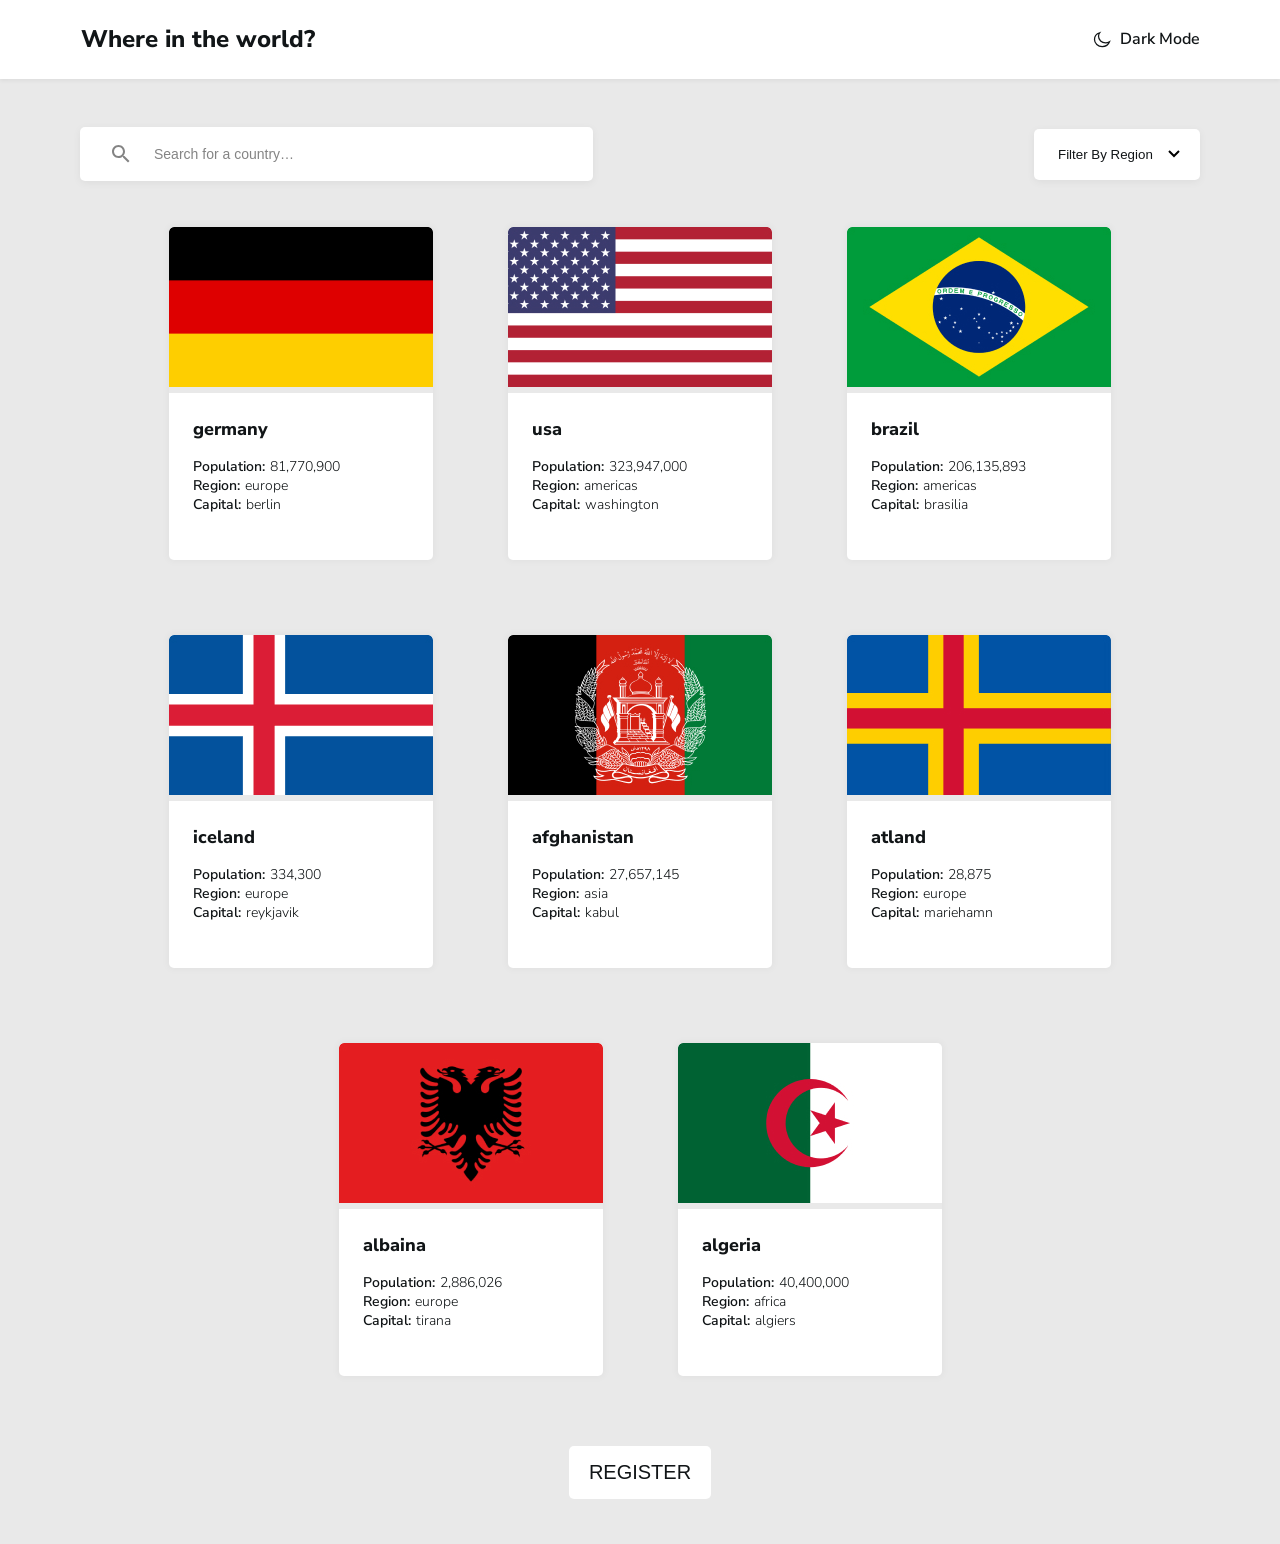
<file: index.html>
<!DOCTYPE html>
<html lang="en">
  <head>
    <meta charset="UTF-8" />
    <meta name="viewport" content="width=device-width, initial-scale=1.0" />
    <link rel="stylesheet" href="./styles/style.css" />
    <title>6-dars</title>
  </head>
  <body>
    <header class="container">
      <h1>Where in the world?</h1>
      <a href="#" id="dark">
        <img
          id="moon"
          src="./images/moon.svg"
          alt="moon"
          width="20"
          height="20"
        />
        <img
          id="sun"
          class="hidden"
          src="./images/sun.svg"
          alt="sun"
          width="20"
          height="20"
        />
        <span id="dark-text">Dark Mode</span>
        <span id="light-text" class="hidden">Light Mode</span>
      </a>
    </header>
    <main class="container">
      <div class="input-and-filter">
        <div class="input">
          <img
            class="search"
            src="./images/search.svg"
            alt="search"
            width="18"
            height="18"
          />
          <img
            class="search-white hidden"
            src="./images/search-white.svg"
            alt="search"
            width="18"
            height="18"
          />
          <input type="search" placeholder="Search for a country…" />
        </div>
        <select class="filter" name="filter" id="filter">
          <option value="filter" selected>Filter By Region</option>
          <option value="africa">Africa</option>
          <option value="america">America</option>
          <option value="asia">Asia</option>
          <option value="europe">Europe</option>
          <option value="oceania">Oceania</option>
        </select>
      </div>
      <div class="cards">
        <!-- <div class="card">
          <div class="card-img">
            <img
              src="./images/flag-germany.jpg"
              alt="flag img"
              width="264"
              height="160"
            />
          </div>
          <div class="card-title">
            <h2>Germany</h2>
            <span
              >Population:
              <p>81,770,900</p></span
            >
            <span
              >Region:
              <p>Europe</p></span
            >
            <span
              >Capital:
              <p>Berlin</p></span
            >
          </div>
        </div> -->
      </div>
      <div class="btn">
        <button><a target="_blank" href="./register.html">REGISTER</a></button>
      </div>
    </main>
    <script type="module" src="./index.js"></script>
  </body>
</html>
</file>
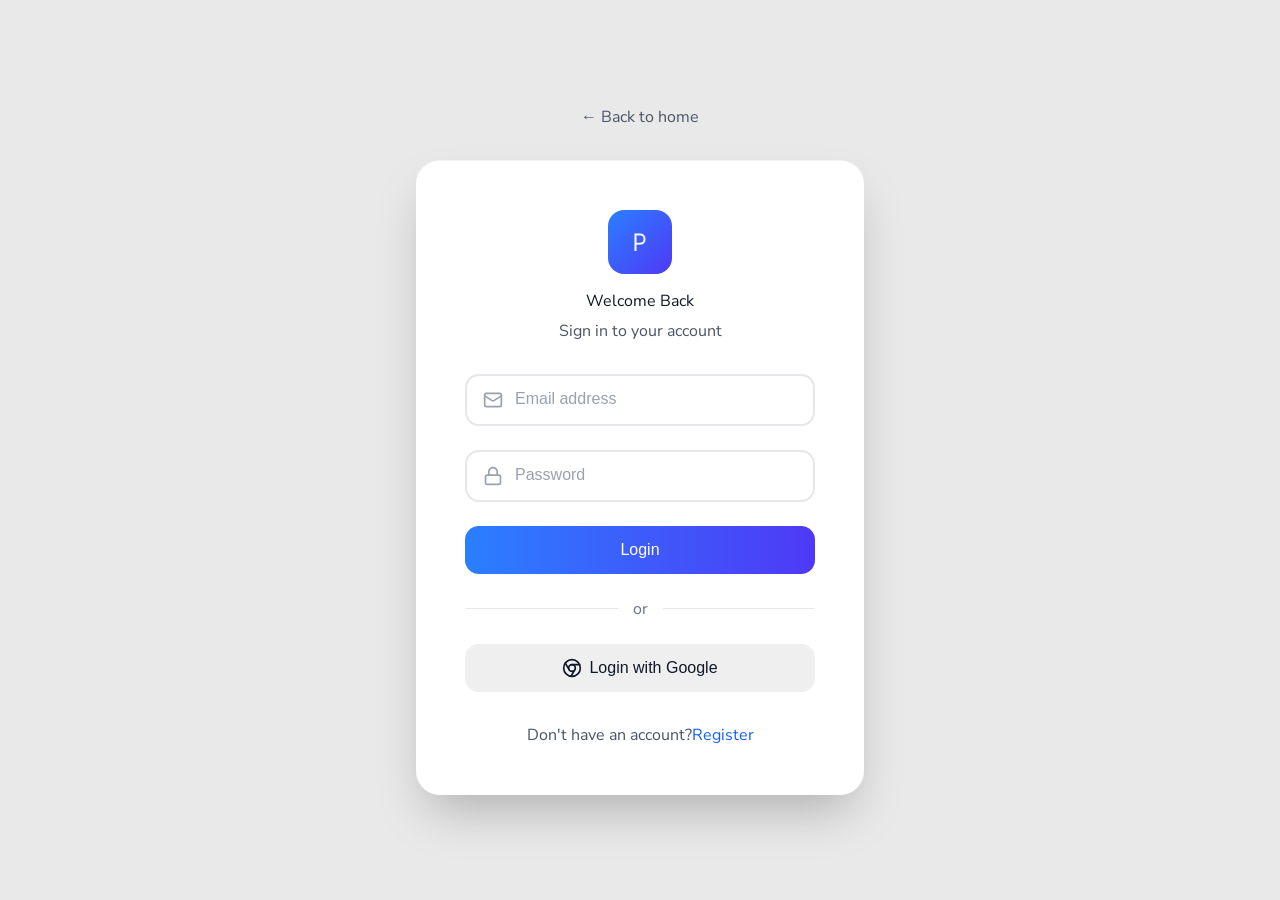
<file: login.html>
<!DOCTYPE html>
<html lang="en">
  <head>
    <meta charset="UTF-8" />
    <meta name="viewport" content="width=device-width, initial-scale=1.0" />
    <link rel="stylesheet" href="./styles/style.css" />
    <title>login</title>
  </head>
  <body>
    <div class="wrapper">
      <span>← Back to home</span>
      <form id="form">
        <div class="head">
          <div class="p">
            <img src="./images/Text.png" alt="text" width="14.19" height="32" />
          </div>
          <span>Welcome Back</span>
          <p>Sign in to your account</p>
        </div>
        <div class="body">
          <div class="input email">
            <img src="./images/email.svg" alt="email" width="20" height="20" />
            <input required type="email" placeholder="Email address" />
          </div>
          <div class="input password">
            <img src="./images/qulf.svg" alt="qulf" width="20" height="20" />
            <input type="password" placeholder="Password" required />
          </div>
          <div class="super-btn">
            <button type="submit">Login</button>
          </div>
        </div>
        <div class="or">
          <div class="chiziq"></div>
          <span>or</span>
          <div class="chiziq"></div>
        </div>
        <div class="magic-btn">
          <button type="button">
            <img
              src="./images/chrome.svg"
              alt="chrome"
              width="20"
              height="20"
            />
            <span>Login with Google</span>
          </button>
        </div>
        <div class="login">
          <span>Don't have an account?</span>
          <a target="_blank" href="./register.html">Register</a>
        </div>
      </form>
    </div>
    <script type="module" src="./index.js"></script>
  </body>
</html>
</file>
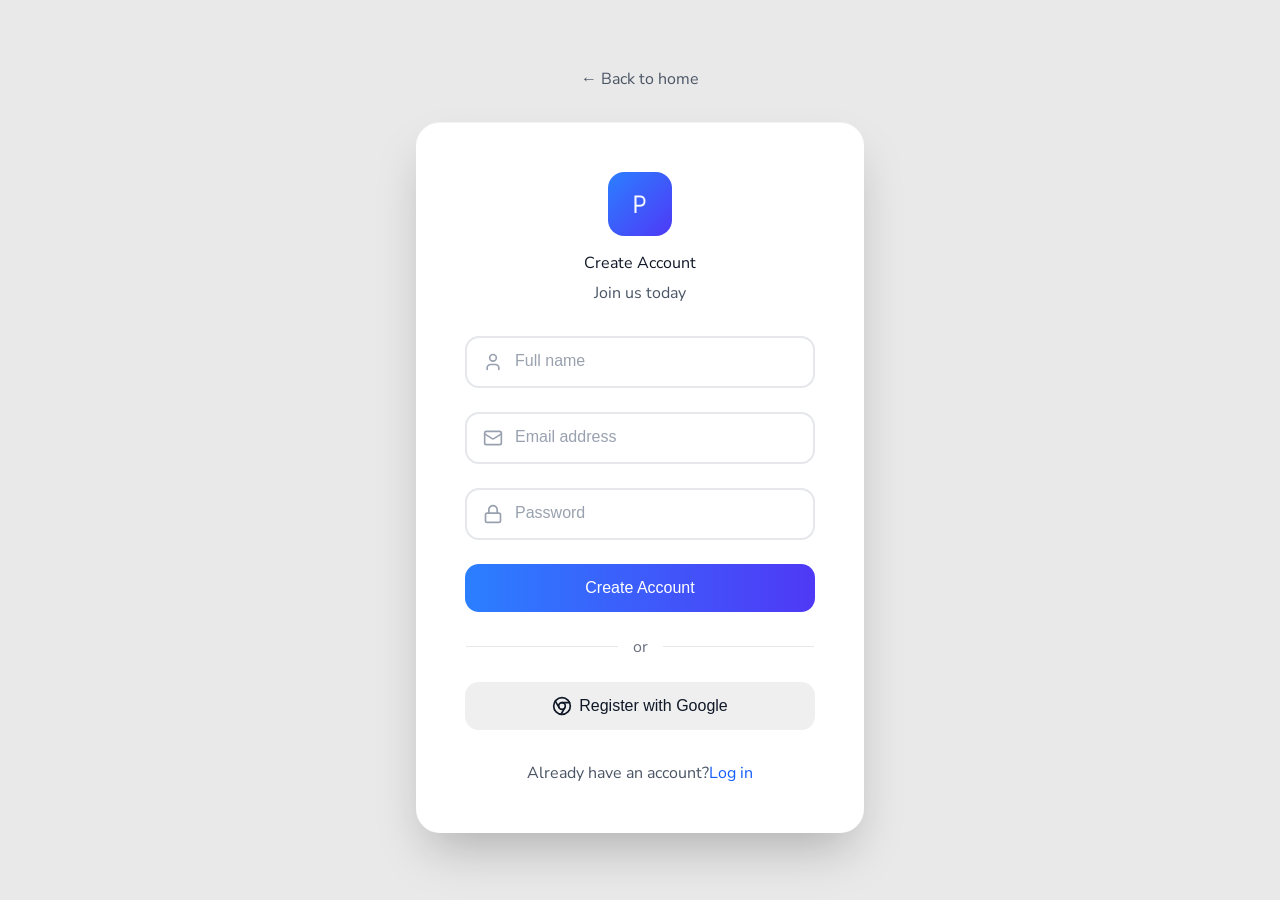
<file: register.html>
<!DOCTYPE html>
<html lang="en">
  <head>
    <meta charset="UTF-8" />
    <meta name="viewport" content="width=device-width, initial-scale=1.0" />
    <link rel="stylesheet" href="./styles/style.css" />
    <title>register</title>
  </head>
  <body>
    <div class="wrapper">
      <span>← Back to home</span>
      <form id="form">
        <div class="head">
          <div class="p">
            <img src="./images/Text.png" alt="text" width="14.19" height="32" />
          </div>
          <span>Create Account</span>
          <p>Join us today</p>
        </div>
        <div class="body">
          <div class="input name" id="inputName">
            <img
              src="./images/person.svg"
              alt="person"
              width="20"
              height="20"
            />
            <input required type="text" placeholder="Full name" />
          </div>
          <div class="input email" id="inputEmail">
            <img src="./images/email.svg" alt="email" width="20" height="20" />
            <input required type="email" placeholder="Email address" />
          </div>
          <div class="input password" id="inputPassword">
            <img src="./images/qulf.svg" alt="qulf" width="20" height="20" />
            <input type="password" placeholder="Password" required />
          </div>
          <div class="super-btn">
            <button type="submit">Create Account</button>
          </div>
        </div>
        <div class="or">
          <div class="chiziq"></div>
          <span>or</span>
          <div class="chiziq"></div>
        </div>
        <div class="magic-btn">
          <button type="button">
            <img
              src="./images/chrome.svg"
              alt="chrome"
              width="20"
              height="20"
            />
            <span>Register with Google</span>
          </button>
        </div>
        <div class="login">
          <span>Already have an account?</span>
          <a target="_blank" href="./login.html">Log in</a>
        </div>
      </form>
    </div>
    <script type="module" src="./index.js"></script>
  </body>
</html>
</file>
<file: styles/style.css>
@import url("https://fonts.googleapis.com/css2?family=Nunito+Sans:wght@100;200;300;400;500;600;800;900&display=swap");
:root {
  --text-color: #111517;
  --title-color: #ffffff;
  --primary-color: #ffffff;
  --bgc-color: rgb(233, 233, 233);
  --input-color: #848484;
}
* {
  margin: 0;
  padding: 0;
  box-sizing: border-box;
}
html,
body {
  overflow-x: hidden;
  font-family: "Nunito Sans", sans-serif;
  background-color: var(--bgc-color);
}
input,
select {
  border: none;
  outline: none;
}
a {
  text-decoration: none;
}
ul,
ol,
li {
  list-style: none;
}
button {
  border: none;
  cursor: pointer;
}
.dark {
  --text-color: #ffffff;
  --title-color: #111517;
  --primary-color: #2b3844;
  --bgc-color: #202c36;
  --input-color: white;
}
.hidden {
  display: none;
}
.container {
  max-width: 1280px;
  width: 100%;
  margin: 0 auto;
}
header {
  background-color: var(--title-color);
  display: flex;
  justify-content: space-between;
  box-shadow: 0px 2px 4px 0px #0000000e;
  padding: 23px 80px 24px 81px;
  h1 {
    font-weight: 800;
    font-size: 24px;
    color: var(--text-color);
  }
  a {
    display: flex;
    align-items: center;
    gap: 8px;
    span {
      font-weight: 600;
      font-size: 16px;
      color: var(--text-color);
    }
  }
}
main {
  padding: 48px 80px 45px 80px;
  .input-and-filter {
    display: flex;
    align-items: center;
    justify-content: space-between;
    .input {
      background-color: var(--title-color);
      box-shadow: 0px 2px 9px 0px #0000000e;
      padding: 18px 270px 18px 32px;
      border-radius: 5px;
      display: flex;
      align-items: center;
      gap: 24px;
      input::placeholder {
        font-weight: 400;
        font-size: 14px;
        color: var(--input-color);
        background-color: var(--title-color);
      }
    }
    .filter {
      padding: 18px 47px 18px 24px;
      box-shadow: 0px 2px 9px 0px #0000000e;
      border-radius: 5px;
      background-image: url("data:image/svg+xml;charset=UTF-8,%3Csvg width='12' height='8' viewBox='0 0 12 8' xmlns='http://www.w3.org/2000/svg'%3E%3Cpath d='M1 1l5 5 5-5' stroke='%23000' stroke-width='2' fill='none'/%3E%3C/svg%3E");
      background-repeat: no-repeat;
      background-position: right 20px center;
      background-size: 12px;
      appearance: none;
      -webkit-appearance: none;
      -moz-appearance: none;
      background-color: var(--title-color);
      color: var(--text-color);
    }
  }
  .cards {
    display: flex;
    align-items: center;
    gap: 75px;
    flex-wrap: wrap;
    justify-content: center;
    margin-top: 46px;
    .card {
      border-radius: 5px;
      overflow: hidden;
      box-shadow: 0px 0px 7px 2px #00000008;
      .card-title {
        padding: 24px 0px 46px 24px;
        background-color: var(--title-color);
        h2 {
          font-weight: 800;
          font-size: 18px;
          color: var(--text-color);
          margin-bottom: 16px;
        }
        span {
          display: flex;
          align-items: center;
          gap: 5px;
          font-weight: 600;
          font-size: 14px;
          color: var(--text-color);
          p {
            font-weight: 300;
            font-size: 14px;
            color: var(--text-color);
          }
        }
      }
    }
  }
  .btn {
    margin-top: 70px;
    display: flex;
    align-items: center;
    justify-content: center;
    button {
      overflow: hidden;
      transition: 0.3s ease;
      outline: none;
      background-color: var(--primary-color);
      padding: 15px 20px;
      border-radius: 5px;
      a {
        color: var(--text-color);
        font-size: 20px;
        font-weight: 500;
        position: relative;
        z-index: 2;
      }
    }
    &::before,
    &::after {
      content: "";
      position: absolute;
      width: 0;
      height: 0;
      background: linear-gradient(45deg, #fff, var(--primary-color));
      opacity: 0.6;
      transition: 0.4s ease;
    }

    &::before {
      top: 0;
      left: 0;
    }
    &::after {
      bottom: 0;
      right: 0;
    }
    &:hover {
      transform: scale(1.05);
      box-shadow: 0 0 20px rgba(255, 255, 255, 0.4);

      &::before {
        width: 120%;
        height: 120%;
      }
      &::after {
        width: 120%;
        height: 120%;
      }
    }
    animation: pulse 2s infinite ease-in-out;
  }
}
@keyframes pulse {
  0% {
    transform: scale(1);
  }
  50% {
    transform: scale(1.03);
  }
  100% {
    transform: scale(1);
  }
}
@media (max-width: 874px) {
  .input-and-filter {
    flex-direction: column;
    .input {
      width: 100%;
    }
    .filter {
      width: 100%;
      margin-top: 40px;
    }
  }
}
@media (max-width: 537px) {
  header {
    padding: 30px 16px 30px 16px;
    h1 {
      font-size: 14px;
    }
    a {
      img {
        max-width: 16px;
        height: 16px;
      }
      span {
        font-size: 12px;
      }
    }
    .input-and-filter {
      flex-direction: column;
      gap: 16px;
    }

    .input,
    .filter {
      width: 100%;
      padding: 12px;
    }

    .input input {
      font-size: 14px;
    }

    .filter {
      font-size: 14px;
    }
  }
  main {
    .cards {
      .card {
        .card-img {
          img {
            display: block;
            height: auto;
            max-width: 100%;
          }
        }
        .card-title {
          h2 {
            font-size: 18px;
          }
          span {
            font-size: 14px;
          }
        }
      }
    }
  }
}
@media (max-width: 390px) {
  .cards {
    .card {
      .card-title {
        padding: 24px 0px 46px 24px !important;
        display: flex;
        justify-content: center;
        flex-direction: column;
      }
    }
  }
}

/* register section */
.wrapper {
  display: flex;
  align-items: center;
  justify-content: center;
  flex-direction: column;
  height: 100vh;
  span {
    font-weight: 400;
    font-size: 16px;
    color: #4a5565;
  }
  form {
    background-color: #ffffff;
    box-shadow: 0px 25px 50px -12px #00000040;
    border-top: 1px solid #f3f4f6;
    border-radius: 24px;
    margin-top: 32px;
    padding: 49px;
    .head {
      display: flex;
      align-items: center;
      flex-direction: column;
      justify-content: center;
      .p {
        display: flex;
        align-items: center;
        justify-content: center;
        width: 64px;
        height: 64px;
        border-radius: 16px;
        background: linear-gradient(135deg, #2b7fff 0%, #4f39f6 100%);
        margin-bottom: 16px;
      }
      span {
        font-weight: 400;
        color: #101828;
        font-size: 16px;
        text-align: center;
      }
      p {
        color: #4a5565;
        font-weight: 400;
        font-size: 16px;
        text-align: center;
        margin-top: 8px;
      }
    }
    .body {
      margin-top: 32px;
      .input {
        width: 350px;
        border: 2px solid #e5e7eb;
        border-radius: 14px;
        display: flex;
        align-items: center;
        padding-left: 16px;
        gap: 12px;
        height: 52px;
        input::placeholder {
          font-weight: 400;
          font-size: 16px;
          color: #99a1af;
        }
      }
      .name,
      .email {
        margin-bottom: 24px;
      }
      .super-btn {
        display: flex;
        align-items: center;
        margin-top: 24px;
        justify-content: center;

        button {
          width: 100%;
          height: 48px;
          border-radius: 14px;
          font-weight: 400;
          font-size: 16px;
          color: #ffffff;
          transition: all 0.3s ease;
          background: linear-gradient(90deg, #2b7fff 0%, #4f39f6 100%);
        }
        button:hover {
          transform: translateY(-3px);
          box-shadow: 0 8px 18px rgba(79, 57, 246, 0.35);
        }

        button:active {
          transform: translateY(-1px) scale(0.98);
        }
      }
    }
  }
  .or {
    display: flex;
    align-items: center;
    justify-content: center;
    margin-top: 24px;
    .chiziq {
      width: 151.55px;
      height: 1px;
      background-color: #e5e7eb;
    }
    span {
      font-weight: 400;
      color: #6a7282;
      font-size: 16px;
      display: inline-block;
      margin-right: 15px;
      margin-left: 15px;
    }
  }
  .magic-btn {
    display: flex;
    align-items: center;
    justify-content: center;
    margin-top: 24px;
    button {
      display: flex;
      align-items: center;
      justify-content: center;
      gap: 7px;
      width: 100%;
      height: 48px;
      border-radius: 14px;
      border: none;
      cursor: pointer;
      overflow: hidden;
      position: relative;
      transition: transform 0.3s ease;
      span {
        font-weight: 400;
        font-size: 16px;
        color: #101828;
        position: relative;
        z-index: 2;
        transition: transform 0.4s ease;
      }
      &::before {
        content: "";
        position: absolute;
        top: 0;
        left: -150%;
        width: 60%;
        height: 100%;
        transform: skewX(-20deg);
        animation: shimmer 2.8s infinite;
        z-index: 1;
      }
      &::after {
        content: "";
        position: absolute;
        inset: 0;
        background-size: 200% 200%;
        z-index: 0;
        opacity: 0.18;
        animation: flow 6s ease infinite;
      }

      &:hover {
        transform: translateY(-3px);
        span {
          transform: translateY(-2px);
        }
      }
    }
  }
  @keyframes shimmer {
    0% {
      left: -150%;
    }
    100% {
      left: 150%;
    }
  }

  @keyframes flow {
    0% {
      background-position: 0% 50%;
    }
    100% {
      background-position: 200% 50%;
    }
  }
  .login {
    display: flex;
    align-items: center;
    justify-content: center;
    margin-top: 32px;
    span {
      font-weight: 400;
      font-size: 16px;
      color: #4a5565;
    }
    a {
      font-weight: 400;
      font-size: 16px;
      color: #155dfc;
    }
  }
}
</file>
